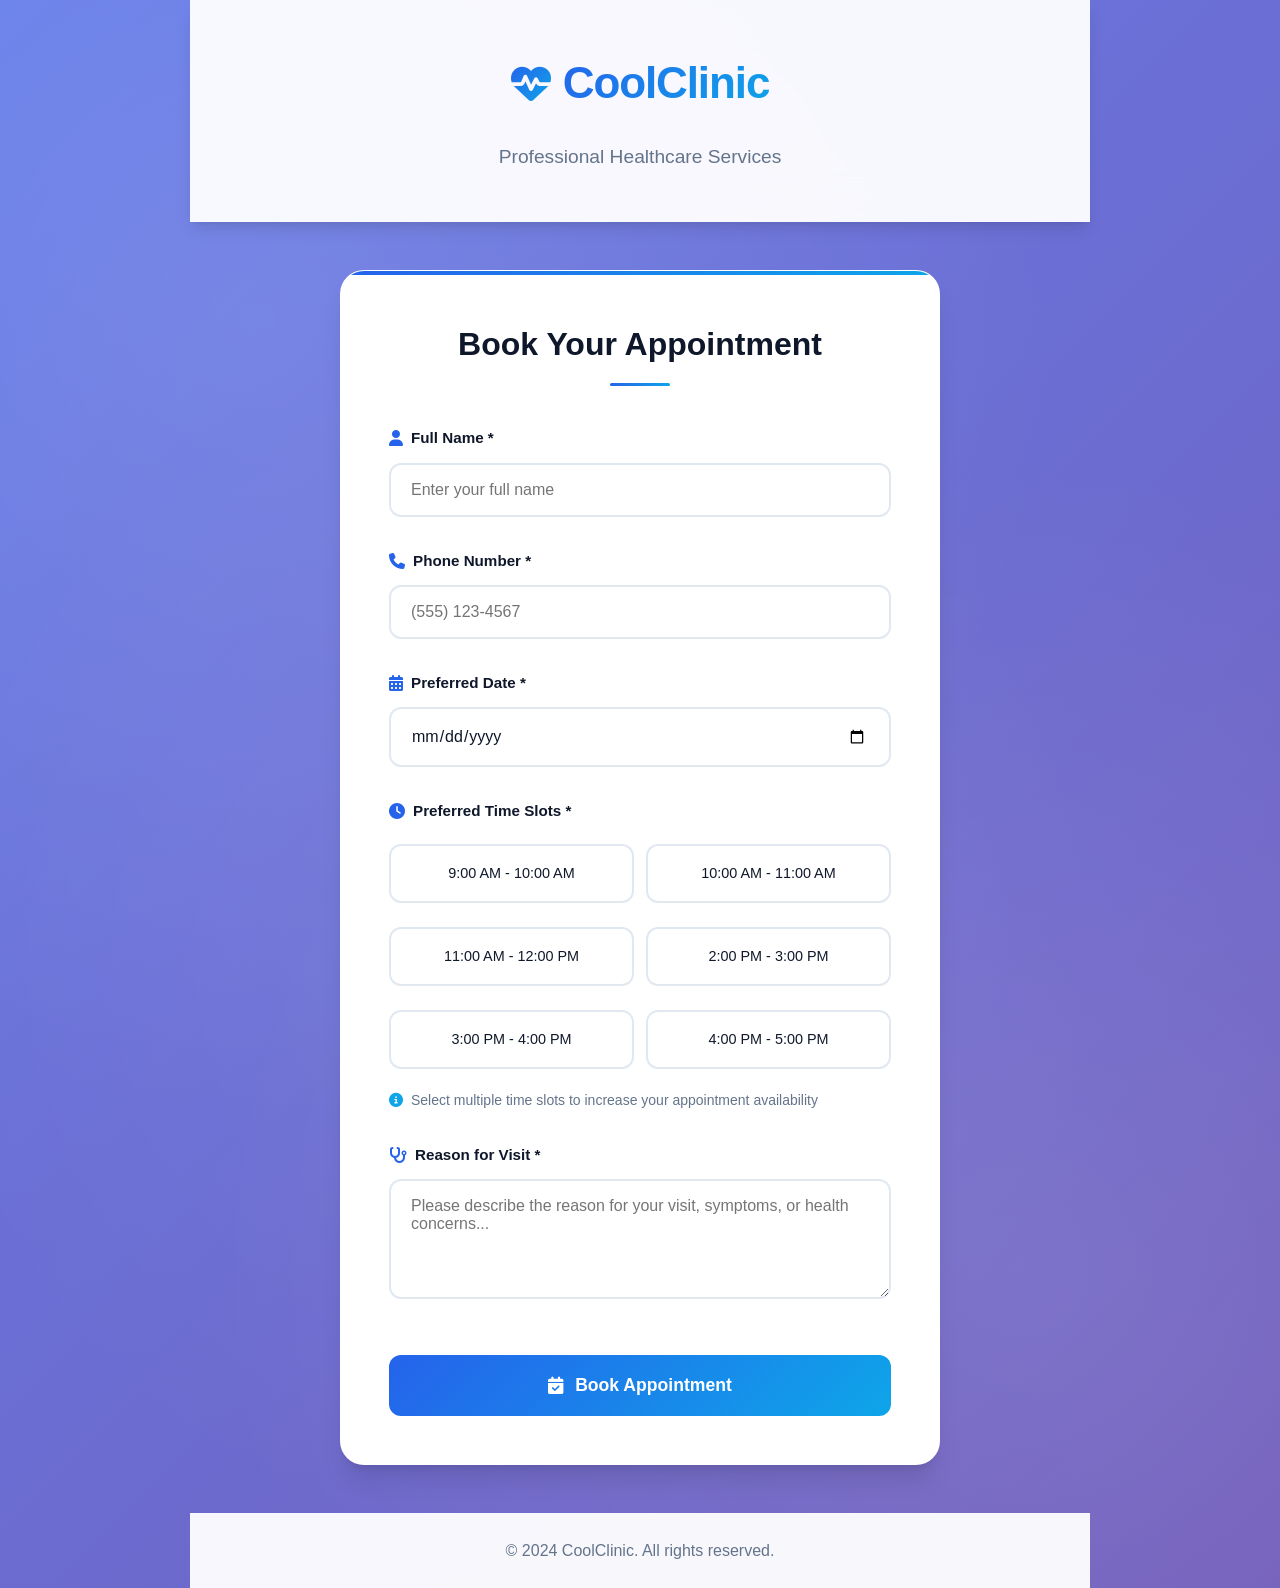
<file: index.html>
<!DOCTYPE html>
<html lang="en">
<head>
    <meta charset="UTF-8">
    <meta name="viewport" content="width=device-width, initial-scale=1.0">
    <title>CoolClinic - Online Appointments</title>
    <link href="https://cdnjs.cloudflare.com/ajax/libs/font-awesome/6.4.0/css/all.min.css" rel="stylesheet">
    <link href="style.css" rel="stylesheet" type="text/css" />
</head>
<body>
    <div class="container">
        <header class="header">
            <div class="logo">
                <i class="fas fa-heartbeat"></i>
                <h1>CoolClinic</h1>
            </div>
            <p>Professional Healthcare Services</p>
        </header>
        <main class="main-content">
            <div class="form-container">
                <h2>Book Your Appointment</h2>
                <form id="appointmentForm" class="appointment-form">
                    <div class="form-group">
                        <label for="name">
                            <i class="fas fa-user"></i>
                            Full Name *
                        </label>
                        <input type="text" id="name" name="name" required placeholder="Enter your full name">
                    </div>
                    <div class="form-group">
                        <label for="phone">
                            <i class="fas fa-phone"></i>
                            Phone Number *
                        </label>
                        <input type="tel" id="phone" name="phone" required placeholder="(555) 123-4567">
                    </div>
                    <div class="form-group">
                        <label for="appointmentDate">
                            <i class="fas fa-calendar-alt"></i>
                            Preferred Date *
                        </label>
                        <input type="date" id="appointmentDate" name="appointmentDate" required>
                    </div>
                    <div class="form-group">
                        <label>
                            <i class="fas fa-clock"></i>
                            Preferred Time Slots *
                        </label>
                        <div class="time-slots-container">
                            <div class="time-slots-grid">
                                <div class="time-slot">
                                    <input type="checkbox" id="slot1" name="timeSlots" value="9:00 AM - 10:00 AM">
                                    <label for="slot1">9:00 AM - 10:00 AM</label>
                                </div>
                                <div class="time-slot">
                                    <input type="checkbox" id="slot2" name="timeSlots" value="10:00 AM - 11:00 AM">
                                    <label for="slot2">10:00 AM - 11:00 AM</label>
                                </div>
                                <div class="time-slot">
                                    <input type="checkbox" id="slot3" name="timeSlots" value="11:00 AM - 12:00 PM">
                                    <label for="slot3">11:00 AM - 12:00 PM</label>
                                </div>
                                <div class="time-slot">
                                    <input type="checkbox" id="slot4" name="timeSlots" value="2:00 PM - 3:00 PM">
                                    <label for="slot4">2:00 PM - 3:00 PM</label>
                                </div>
                                <div class="time-slot">
                                    <input type="checkbox" id="slot5" name="timeSlots" value="3:00 PM - 4:00 PM">
                                    <label for="slot5">3:00 PM - 4:00 PM</label>
                                </div>
                                <div class="time-slot">
                                    <input type="checkbox" id="slot6" name="timeSlots" value="4:00 PM - 5:00 PM">
                                    <label for="slot6">4:00 PM - 5:00 PM</label>
                                </div>
                            </div>
                        </div>
                        <small>
                            <i class="fas fa-info-circle"></i>
                            Select multiple time slots to increase your appointment availability
                        </small>
                    </div>
                    <div class="form-group">
                        <label for="reason">
                            <i class="fas fa-stethoscope"></i>
                            Reason for Visit *
                        </label>
                        <textarea id="reason" name="reason" rows="4" required placeholder="Please describe the reason for your visit, symptoms, or health concerns..."></textarea>
                    </div>
                    <button type="submit" class="submit-btn">
                        <i class="fas fa-calendar-check"></i>
                        Book Appointment
                    </button>
                </form>
                <div id="successMessage" class="success-message" style="display: none;">
                    <i class="fas fa-check-circle"></i>
                    <h3>Appointment Request Submitted!</h3>
                    <p>Thank you for choosing CoolClinic. We will contact you shortly to confirm your appointment.</p>
                </div>
            </div>
        </main>
        <footer class="footer">
            <p>&copy; 2024 CoolClinic. All rights reserved.</p>
        </footer>
    </div>

    <script src="script.js"></script>
</body>
</html>
</file>
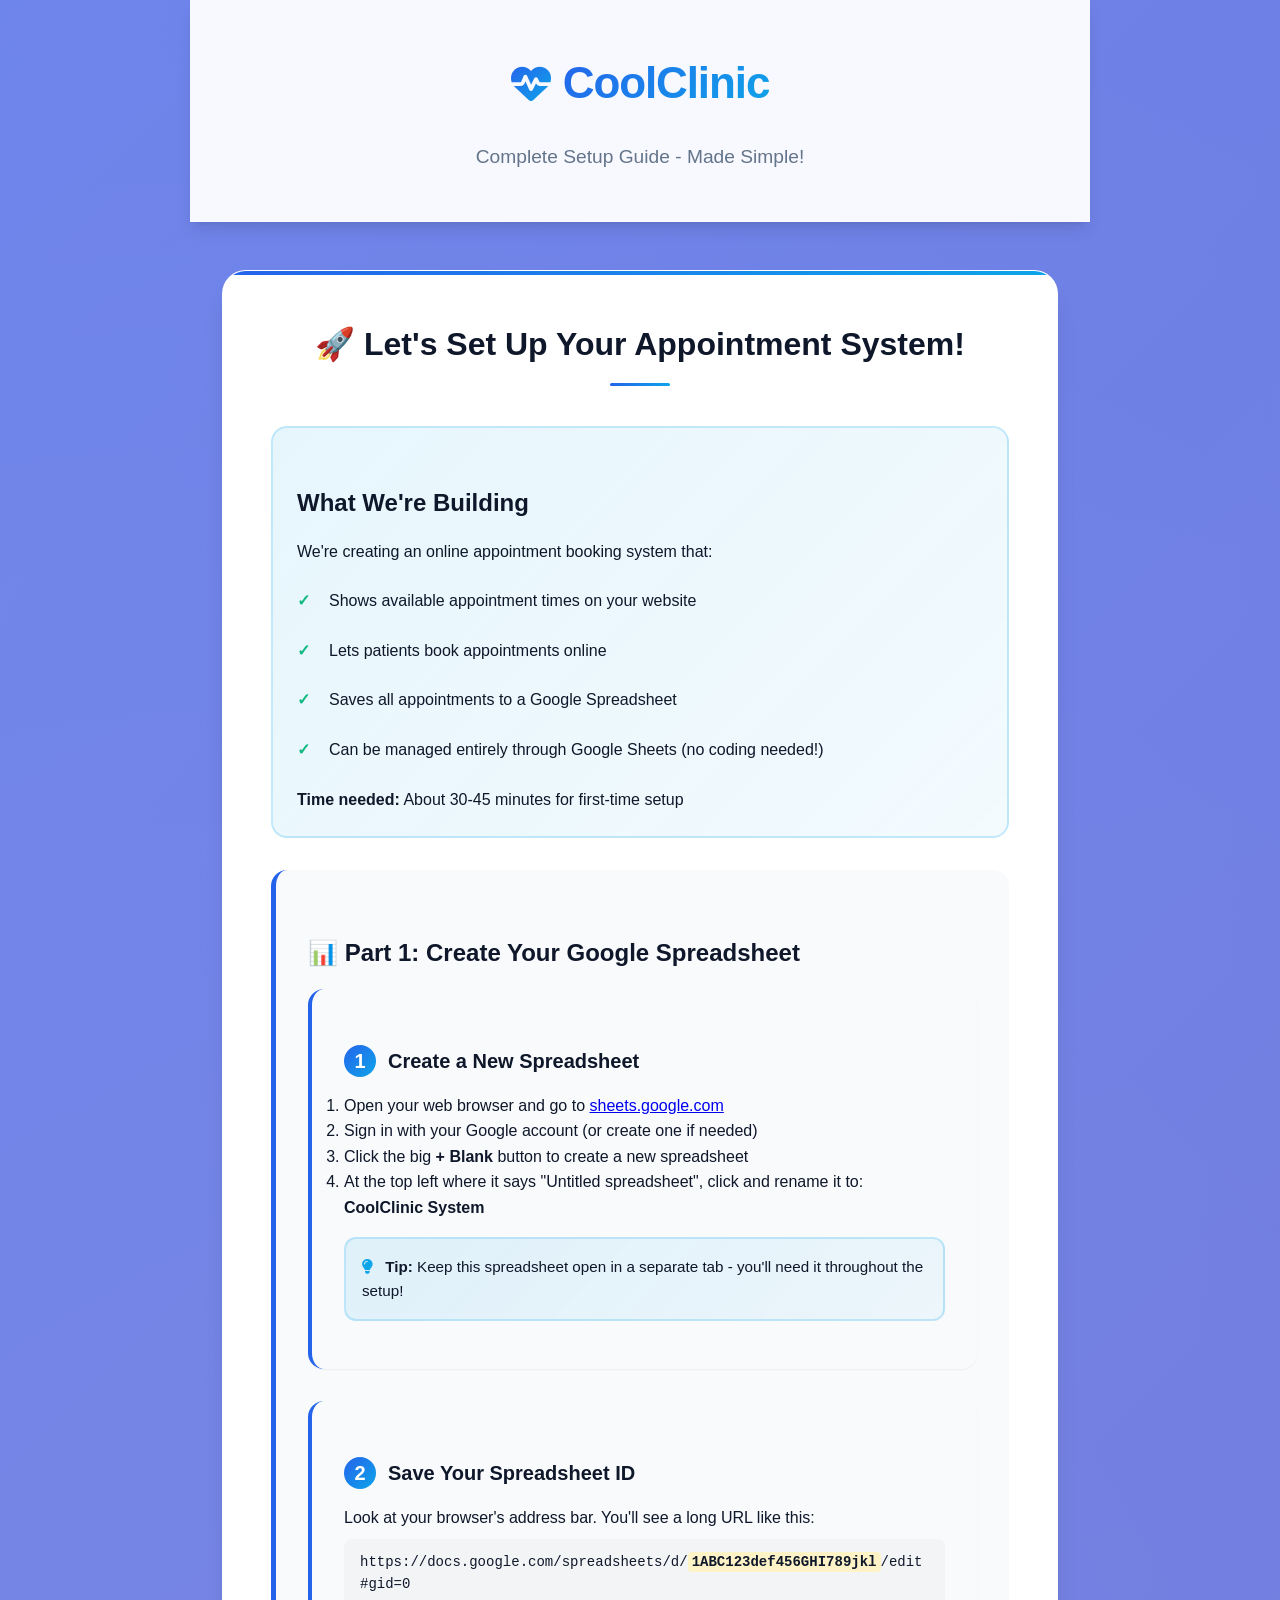
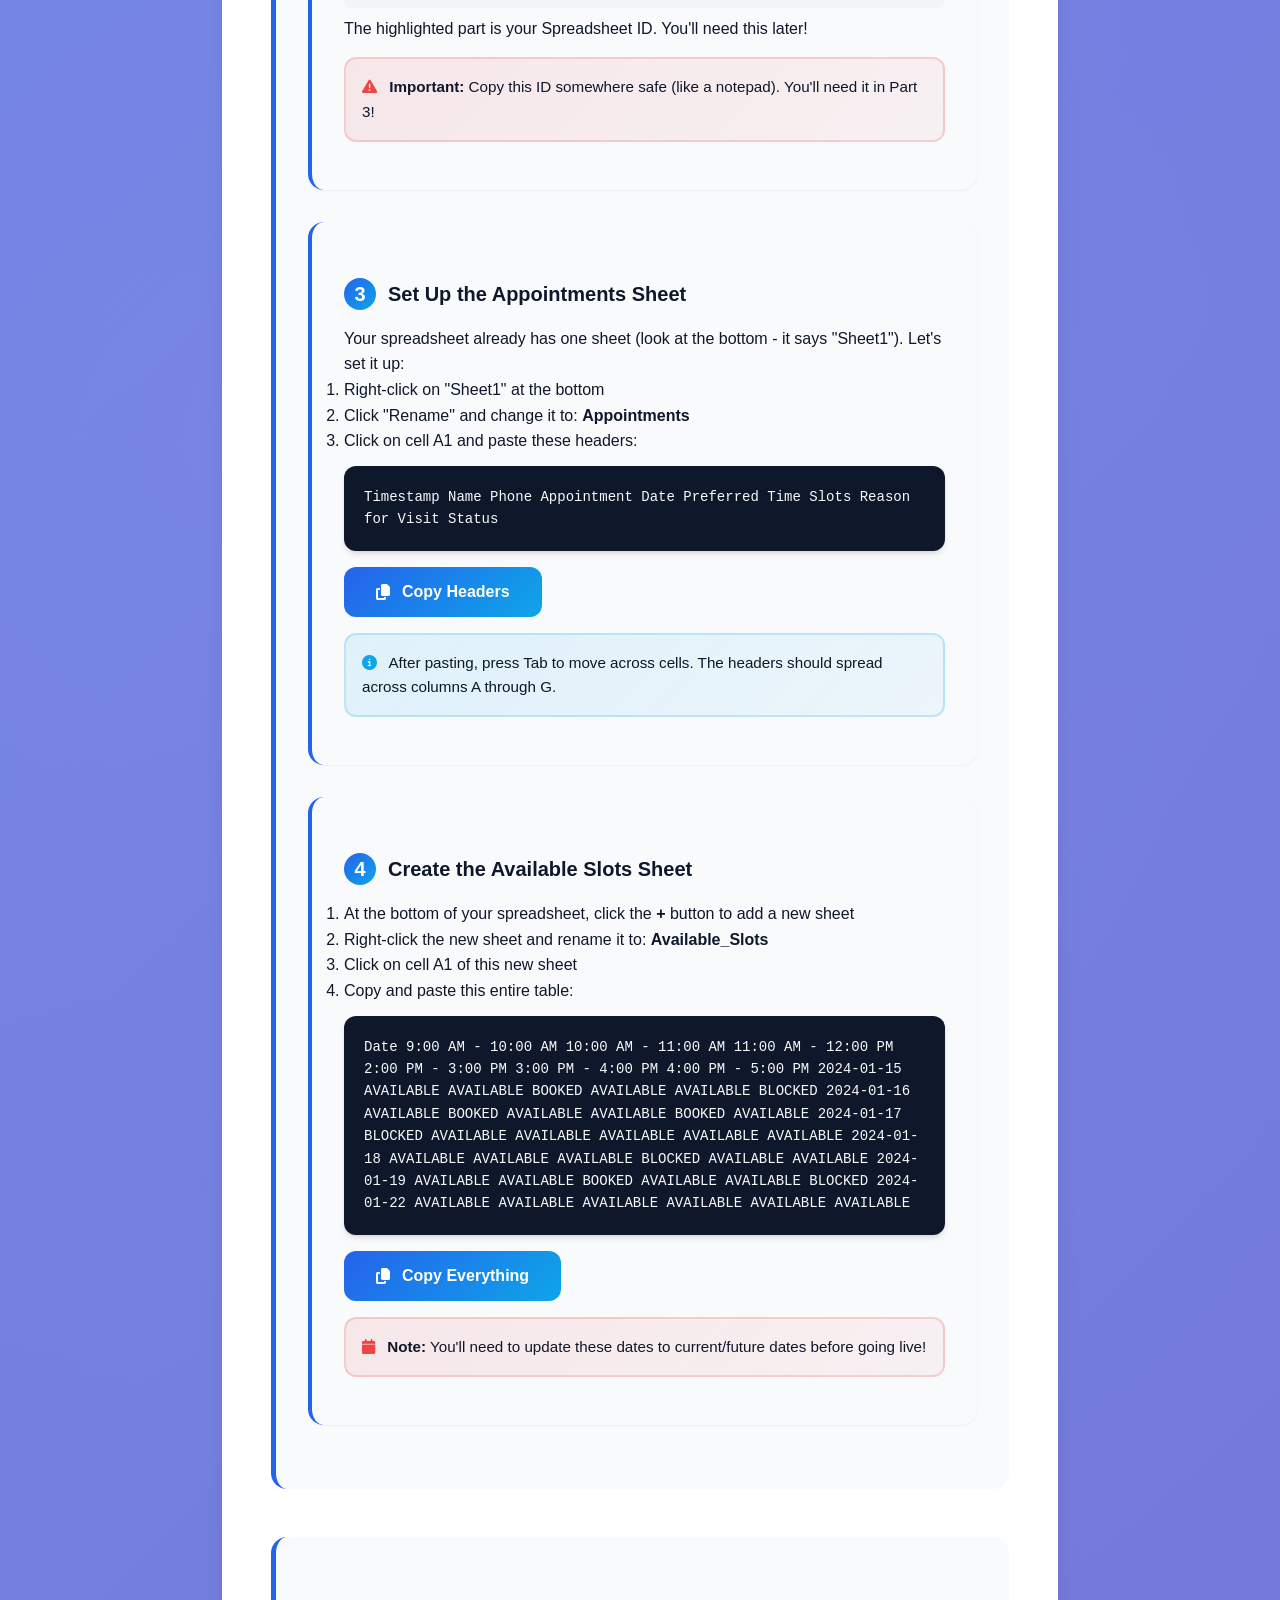
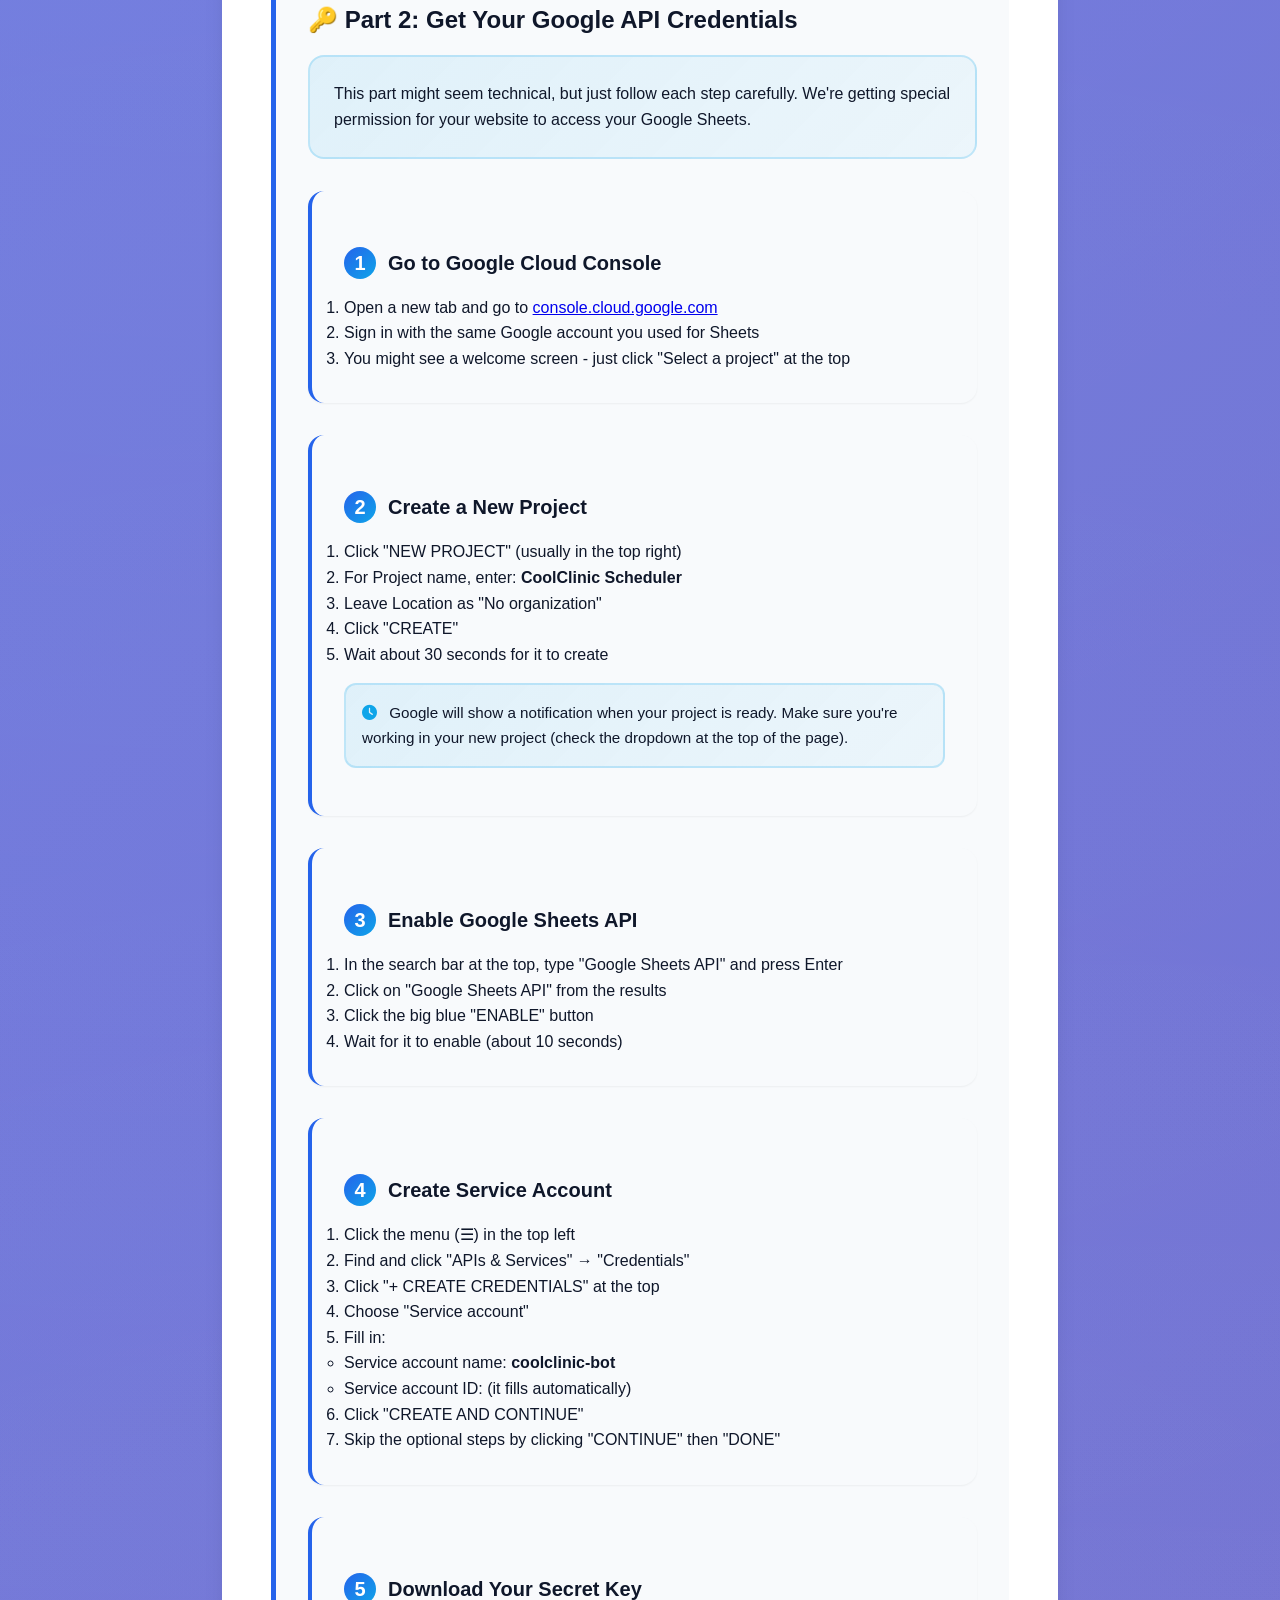
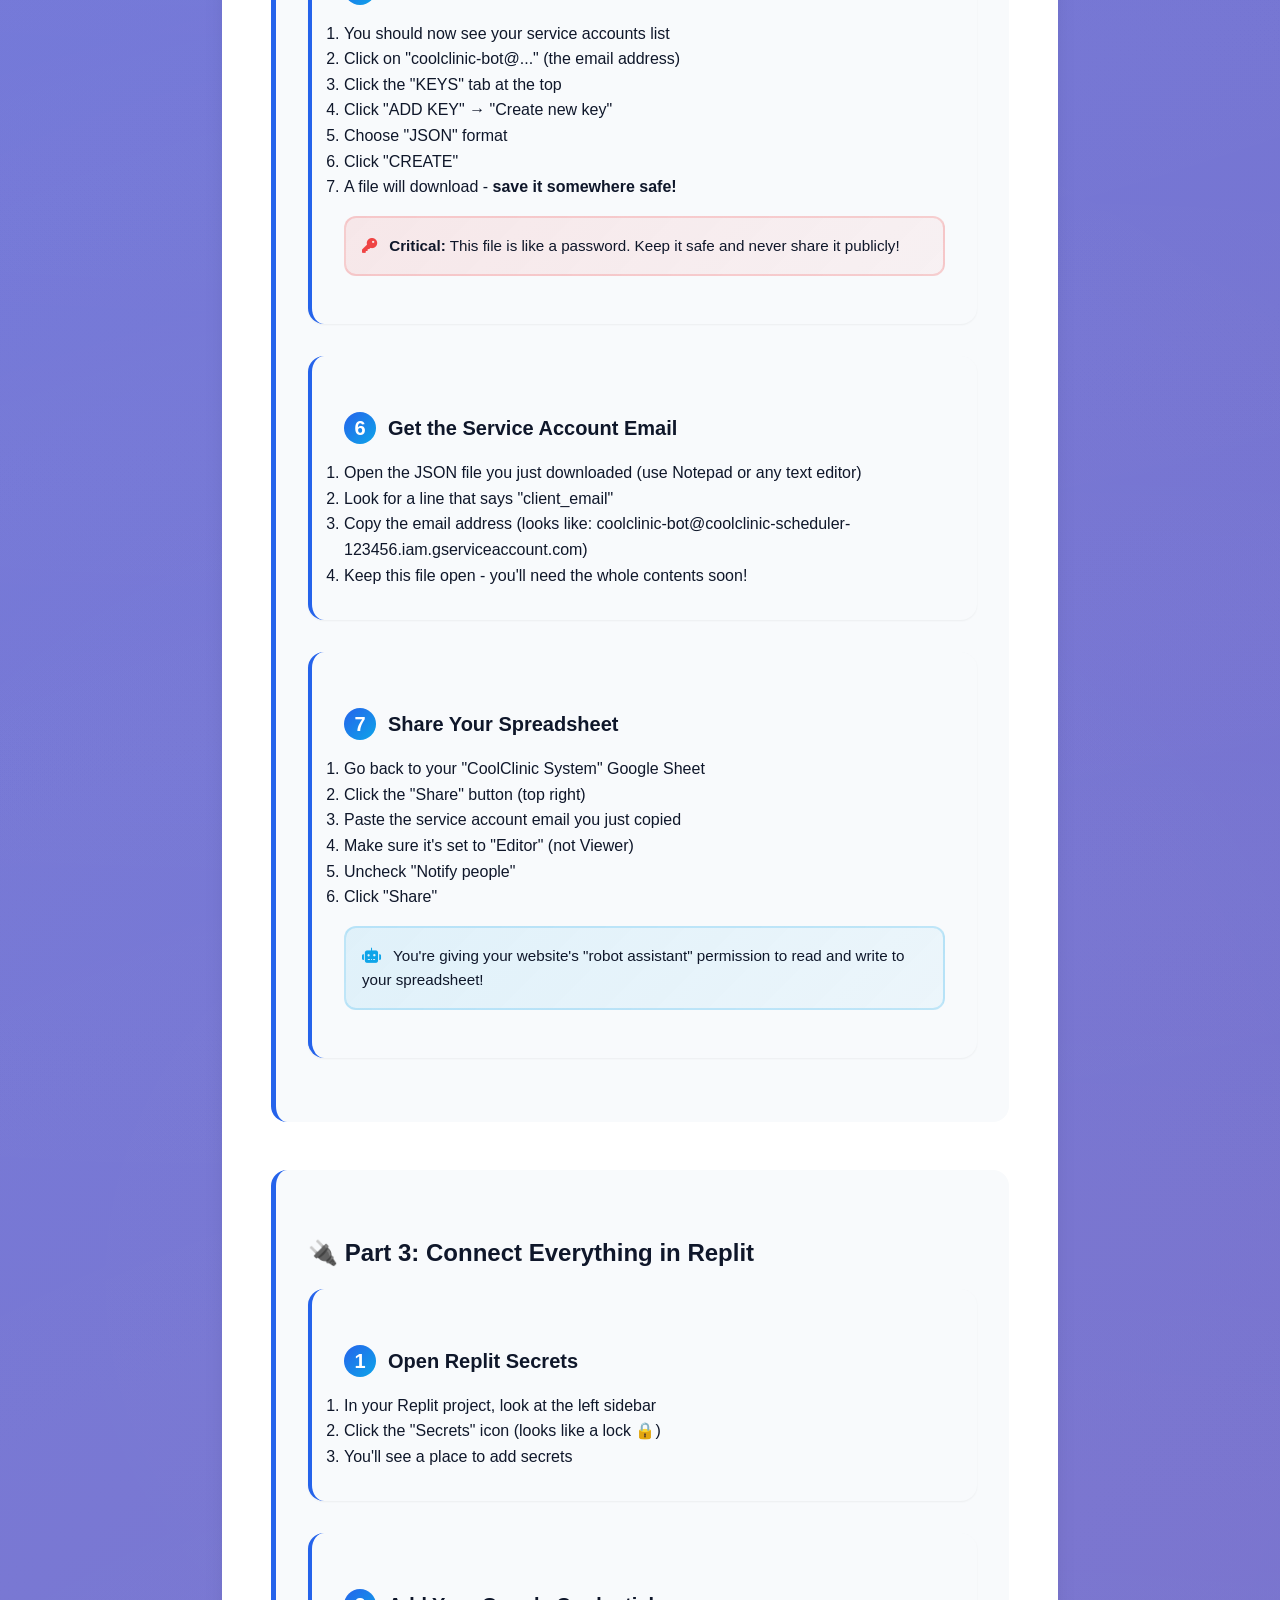
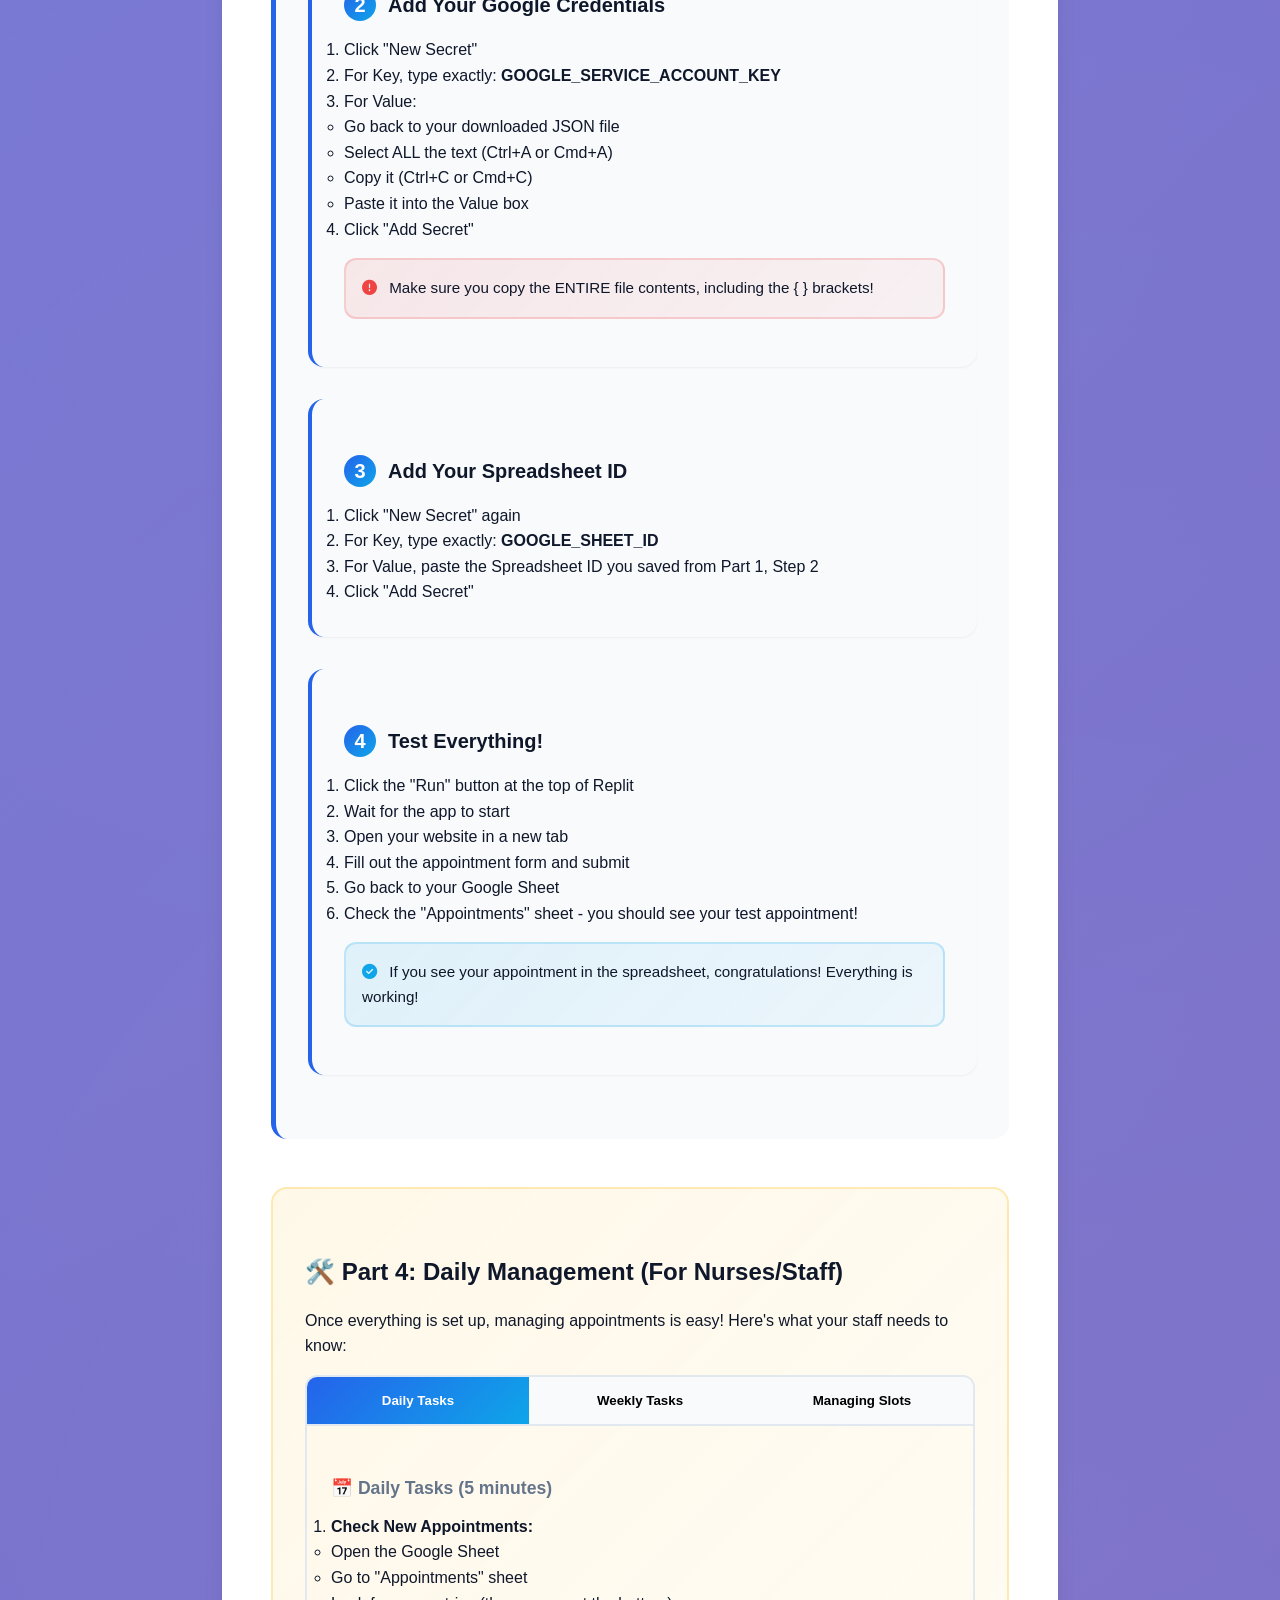
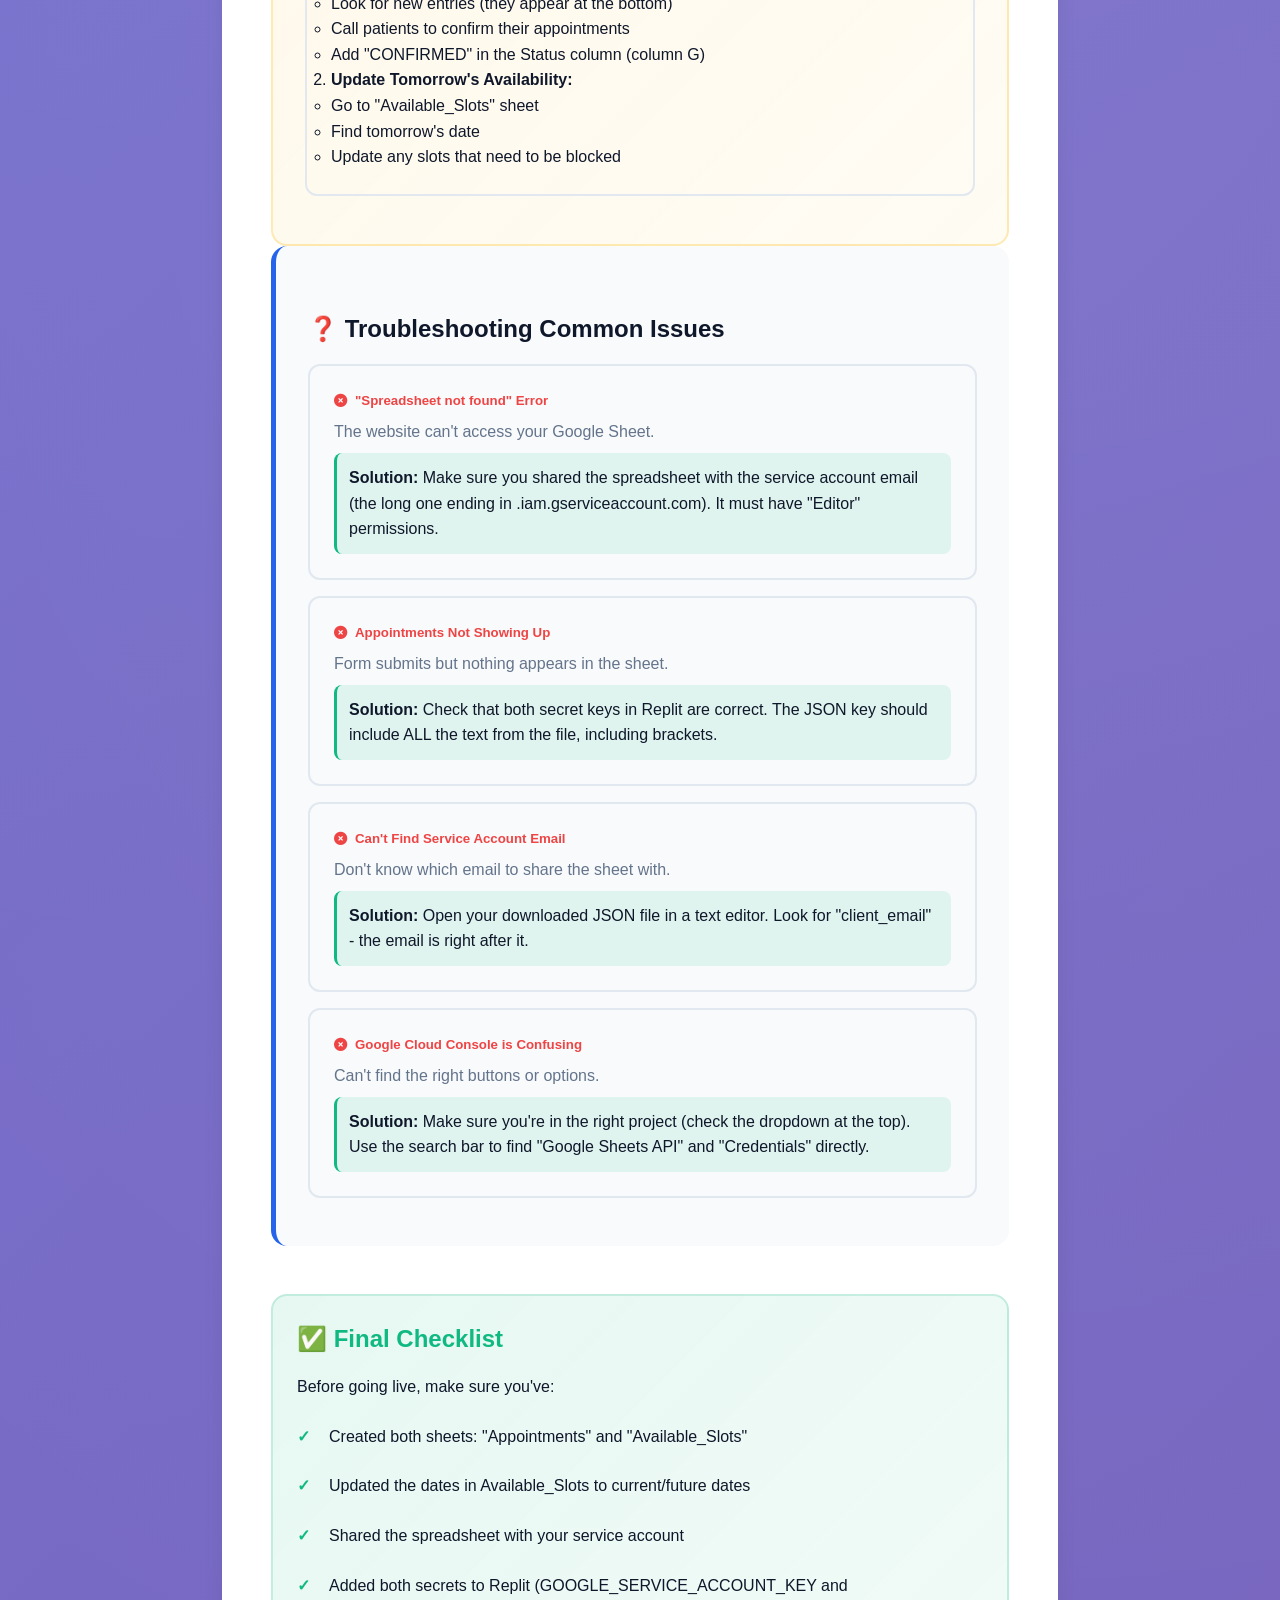
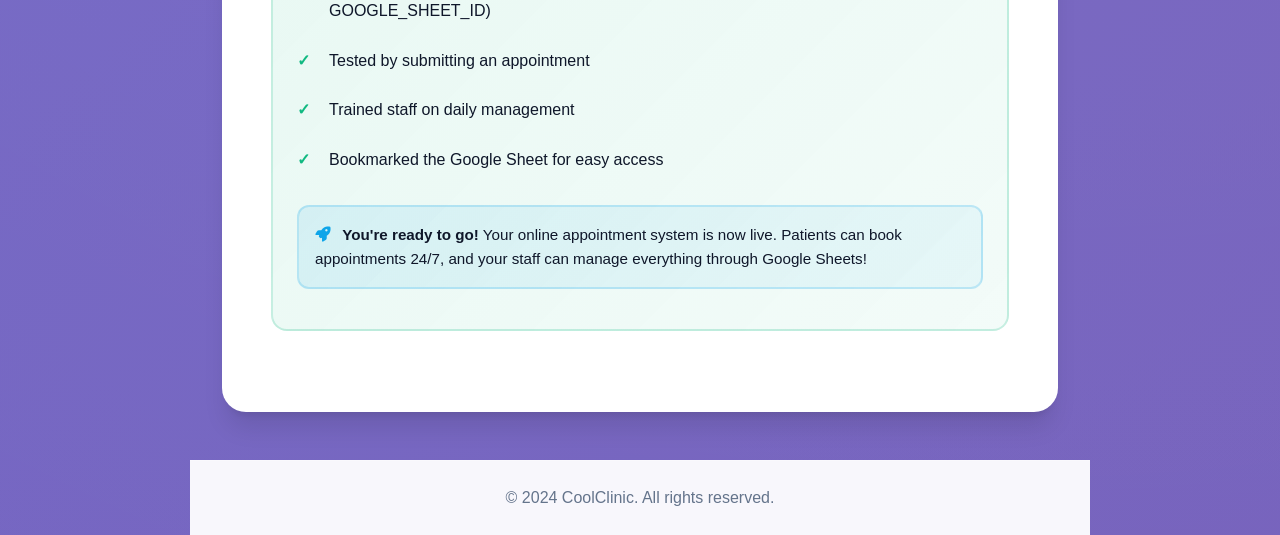
<file: setup.html>
<!DOCTYPE html>
<html lang="en">

<head>
    <meta charset="UTF-8">
    <meta name="viewport" content="width=device-width, initial-scale=1.0">
    <title>CoolClinic - Complete Setup Guide</title>
    <link href="https://cdnjs.cloudflare.com/ajax/libs/font-awesome/6.4.0/css/all.min.css" rel="stylesheet">
    <link href="style.css" rel="stylesheet" type="text/css" />
    <style>
        .step-number {
            display: inline-flex;
            align-items: center;
            justify-content: center;
            width: 32px;
            height: 32px;
            background: linear-gradient(135deg, var(--primary-color), var(--accent-color));
            color: white;
            border-radius: 50%;
            font-weight: 700;
            margin-right: 0.75rem;
            flex-shrink: 0;
        }

        .step-box {
            background: var(--background-primary);
            border-radius: 16px;
            padding: 2rem;
            margin-bottom: 2rem;
            border-left: 4px solid var(--primary-color);
            box-shadow: var(--shadow-sm);
        }

        .step-box h4 {
            display: flex;
            align-items: center;
            color: var(--text-primary);
            font-size: 1.25rem;
            margin-bottom: 1rem;
        }

        .visual-hint {
            background: linear-gradient(135deg, rgba(14, 165, 233, 0.1), rgba(14, 165, 233, 0.05));
            border: 2px solid rgba(14, 165, 233, 0.2);
            border-radius: 12px;
            padding: 1rem;
            margin: 1rem 0;
            font-size: 0.95rem;
        }

        .visual-hint i {
            color: var(--accent-color);
            margin-right: 0.5rem;
        }

        .warning-box {
            background: linear-gradient(135deg, rgba(239, 68, 68, 0.1), rgba(239, 68, 68, 0.05));
            border: 2px solid rgba(239, 68, 68, 0.2);
            border-radius: 12px;
            padding: 1rem;
            margin: 1rem 0;
            font-size: 0.95rem;
        }

        .warning-box i {
            color: #ef4444;
            margin-right: 0.5rem;
        }

        .check-list {
            list-style: none;
            padding: 0;
            margin: 1rem 0;
        }

        .check-list li {
            padding: 0.5rem 0 0.5rem 2rem;
            position: relative;
        }

        .check-list li::before {
            content: "✓";
            position: absolute;
            left: 0;
            color: var(--success-color);
            font-weight: 700;
        }

        .url-example {
            background: #f3f4f6;
            padding: 0.75rem 1rem;
            border-radius: 8px;
            font-family: monospace;
            font-size: 0.875rem;
            word-break: break-all;
            margin: 0.5rem 0;
        }

        .highlight {
            background: #fef3c7;
            padding: 0.125rem 0.25rem;
            border-radius: 4px;
            font-weight: 600;
        }

        .maintenance-section {
            background: linear-gradient(135deg, rgba(251, 191, 36, 0.1), rgba(251, 191, 36, 0.05));
            border: 2px solid rgba(251, 191, 36, 0.3);
            border-radius: 16px;
            padding: 2rem;
            margin-top: 2rem;
        }

        .tab-container {
            border: 2px solid var(--border-color);
            border-radius: 12px;
            overflow: hidden;
            margin: 1rem 0;
        }

        .tab-buttons {
            display: flex;
            background: var(--background-primary);
            border-bottom: 2px solid var(--border-color);
        }

        .tab-button {
            flex: 1;
            padding: 1rem;
            border: none;
            background: none;
            cursor: pointer;
            font-weight: 600;
            transition: all 0.3s;
        }

        .tab-button.active {
            background: linear-gradient(135deg, var(--primary-color), var(--accent-color));
            color: white;
        }

        .tab-content {
            padding: 1.5rem;
            display: none;
        }

        .tab-content.active {
            display: block;
        }

        .troubleshooting-item {
            background: var(--background-primary);
            border-radius: 12px;
            padding: 1.5rem;
            margin-bottom: 1rem;
            border: 2px solid var(--border-color);
        }

        .troubleshooting-item h5 {
            color: #ef4444;
            margin-bottom: 0.5rem;
            display: flex;
            align-items: center;
            gap: 0.5rem;
        }

        .troubleshooting-item p {
            color: var(--text-secondary);
            margin-bottom: 0.5rem;
        }

        .solution {
            background: rgba(16, 185, 129, 0.1);
            padding: 0.75rem;
            border-radius: 8px;
            border-left: 3px solid var(--success-color);
        }
    </style>
</head>

<body>
    <div class="container">
        <header class="header">
            <div class="logo">
                <i class="fas fa-heartbeat"></i>
                <h1>CoolClinic</h1>
            </div>
            <p>Complete Setup Guide - Made Simple!</p>
        </header>

        <main class="main-content">
            <div class="form-container setup-container">
                <h2>🚀 Let's Set Up Your Appointment System!</h2>

                <div class="instructions-box">
                    <h3>What We're Building</h3>
                    <p>We're creating an online appointment booking system that:</p>
                    <ul class="check-list">
                        <li>Shows available appointment times on your website</li>
                        <li>Lets patients book appointments online</li>
                        <li>Saves all appointments to a Google Spreadsheet</li>
                        <li>Can be managed entirely through Google Sheets (no coding needed!)</li>
                    </ul>
                    <p><strong>Time needed:</strong> About 30-45 minutes for first-time setup</p>
                </div>

                <!-- PART 1: GOOGLE SHEETS -->
                <div class="sheet-section">
                    <h3>📊 Part 1: Create Your Google Spreadsheet</h3>

                    <div class="step-box">
                        <h4><span class="step-number">1</span>Create a New Spreadsheet</h4>
                        <ol>
                            <li>Open your web browser and go to <a href="https://sheets.google.com"
                                    target="_blank">sheets.google.com</a></li>
                            <li>Sign in with your Google account (or create one if needed)</li>
                            <li>Click the big <strong>+ Blank</strong> button to create a new spreadsheet</li>
                            <li>At the top left where it says "Untitled spreadsheet", click and rename it to:
                                <strong>CoolClinic System</strong></li>
                        </ol>

                        <div class="visual-hint">
                            <i class="fas fa-lightbulb"></i>
                            <strong>Tip:</strong> Keep this spreadsheet open in a separate tab - you'll need it
                            throughout the setup!
                        </div>
                    </div>

                    <div class="step-box">
                        <h4><span class="step-number">2</span>Save Your Spreadsheet ID</h4>
                        <p>Look at your browser's address bar. You'll see a long URL like this:</p>
                        <div class="url-example">
                            https://docs.google.com/spreadsheets/d/<span
                                class="highlight">1ABC123def456GHI789jkl</span>/edit#gid=0
                        </div>
                        <p>The highlighted part is your Spreadsheet ID. You'll need this later!</p>

                        <div class="warning-box">
                            <i class="fas fa-exclamation-triangle"></i>
                            <strong>Important:</strong> Copy this ID somewhere safe (like a notepad). You'll need it in
                            Part 3!
                        </div>
                    </div>

                    <div class="step-box">
                        <h4><span class="step-number">3</span>Set Up the Appointments Sheet</h4>
                        <p>Your spreadsheet already has one sheet (look at the bottom - it says "Sheet1"). Let's set it
                            up:</p>
                        <ol>
                            <li>Right-click on "Sheet1" at the bottom</li>
                            <li>Click "Rename" and change it to: <strong>Appointments</strong></li>
                            <li>Click on cell A1 and paste these headers:</li>
                        </ol>

                        <div class="code-block" id="appointments-headers-only">Timestamp Name Phone Appointment Date
                            Preferred Time Slots Reason for Visit Status</div>
                        <button class="submit-btn copy-btn" onclick="copyText('appointments-headers-only')">
                            <i class="fas fa-copy"></i>
                            Copy Headers
                        </button>

                        <div class="visual-hint">
                            <i class="fas fa-info-circle"></i>
                            After pasting, press Tab to move across cells. The headers should spread across columns A
                            through G.
                        </div>
                    </div>

                    <div class="step-box">
                        <h4><span class="step-number">4</span>Create the Available Slots Sheet</h4>
                        <ol>
                            <li>At the bottom of your spreadsheet, click the <strong>+</strong> button to add a new
                                sheet</li>
                            <li>Right-click the new sheet and rename it to: <strong>Available_Slots</strong></li>
                            <li>Click on cell A1 of this new sheet</li>
                            <li>Copy and paste this entire table:</li>
                        </ol>

                        <div class="code-block" id="slots-complete">Date 9:00 AM - 10:00 AM 10:00 AM - 11:00 AM 11:00 AM
                            - 12:00 PM 2:00 PM - 3:00 PM 3:00 PM - 4:00 PM 4:00 PM - 5:00 PM
                            2024-01-15 AVAILABLE AVAILABLE BOOKED AVAILABLE AVAILABLE BLOCKED
                            2024-01-16 AVAILABLE BOOKED AVAILABLE AVAILABLE BOOKED AVAILABLE
                            2024-01-17 BLOCKED AVAILABLE AVAILABLE AVAILABLE AVAILABLE AVAILABLE
                            2024-01-18 AVAILABLE AVAILABLE AVAILABLE BLOCKED AVAILABLE AVAILABLE
                            2024-01-19 AVAILABLE AVAILABLE BOOKED AVAILABLE AVAILABLE BLOCKED
                            2024-01-22 AVAILABLE AVAILABLE AVAILABLE AVAILABLE AVAILABLE AVAILABLE</div>
                        <button class="submit-btn copy-btn" onclick="copyText('slots-complete')">
                            <i class="fas fa-copy"></i>
                            Copy Everything
                        </button>

                        <div class="warning-box">
                            <i class="fas fa-calendar"></i>
                            <strong>Note:</strong> You'll need to update these dates to current/future dates before
                            going live!
                        </div>
                    </div>
                </div>

                <!-- PART 2: GOOGLE CLOUD -->
                <div class="sheet-section">
                    <h3>🔑 Part 2: Get Your Google API Credentials</h3>

                    <div class="instructions-box">
                        <p>This part might seem technical, but just follow each step carefully. We're getting special
                            permission for your website to access your Google Sheets.</p>
                    </div>

                    <div class="step-box">
                        <h4><span class="step-number">1</span>Go to Google Cloud Console</h4>
                        <ol>
                            <li>Open a new tab and go to <a href="https://console.cloud.google.com"
                                    target="_blank">console.cloud.google.com</a></li>
                            <li>Sign in with the same Google account you used for Sheets</li>
                            <li>You might see a welcome screen - just click "Select a project" at the top</li>
                        </ol>
                    </div>

                    <div class="step-box">
                        <h4><span class="step-number">2</span>Create a New Project</h4>
                        <ol>
                            <li>Click "NEW PROJECT" (usually in the top right)</li>
                            <li>For Project name, enter: <strong>CoolClinic Scheduler</strong></li>
                            <li>Leave Location as "No organization"</li>
                            <li>Click "CREATE"</li>
                            <li>Wait about 30 seconds for it to create</li>
                        </ol>

                        <div class="visual-hint">
                            <i class="fas fa-clock"></i>
                            Google will show a notification when your project is ready. Make sure you're working in your
                            new project (check the dropdown at the top of the page).
                        </div>
                    </div>

                    <div class="step-box">
                        <h4><span class="step-number">3</span>Enable Google Sheets API</h4>
                        <ol>
                            <li>In the search bar at the top, type "Google Sheets API" and press Enter</li>
                            <li>Click on "Google Sheets API" from the results</li>
                            <li>Click the big blue "ENABLE" button</li>
                            <li>Wait for it to enable (about 10 seconds)</li>
                        </ol>
                    </div>

                    <div class="step-box">
                        <h4><span class="step-number">4</span>Create Service Account</h4>
                        <ol>
                            <li>Click the menu (☰) in the top left</li>
                            <li>Find and click "APIs & Services" → "Credentials"</li>
                            <li>Click "+ CREATE CREDENTIALS" at the top</li>
                            <li>Choose "Service account"</li>
                            <li>Fill in:
                                <ul>
                                    <li>Service account name: <strong>coolclinic-bot</strong></li>
                                    <li>Service account ID: (it fills automatically)</li>
                                </ul>
                            </li>
                            <li>Click "CREATE AND CONTINUE"</li>
                            <li>Skip the optional steps by clicking "CONTINUE" then "DONE"</li>
                        </ol>
                    </div>

                    <div class="step-box">
                        <h4><span class="step-number">5</span>Download Your Secret Key</h4>
                        <ol>
                            <li>You should now see your service accounts list</li>
                            <li>Click on "coolclinic-bot@..." (the email address)</li>
                            <li>Click the "KEYS" tab at the top</li>
                            <li>Click "ADD KEY" → "Create new key"</li>
                            <li>Choose "JSON" format</li>
                            <li>Click "CREATE"</li>
                            <li>A file will download - <strong>save it somewhere safe!</strong></li>
                        </ol>

                        <div class="warning-box">
                            <i class="fas fa-key"></i>
                            <strong>Critical:</strong> This file is like a password. Keep it safe and never share it
                            publicly!
                        </div>
                    </div>

                    <div class="step-box">
                        <h4><span class="step-number">6</span>Get the Service Account Email</h4>
                        <ol>
                            <li>Open the JSON file you just downloaded (use Notepad or any text editor)</li>
                            <li>Look for a line that says "client_email"</li>
                            <li>Copy the email address (looks like:
                                coolclinic-bot@coolclinic-scheduler-123456.iam.gserviceaccount.com)</li>
                            <li>Keep this file open - you'll need the whole contents soon!</li>
                        </ol>
                    </div>

                    <div class="step-box">
                        <h4><span class="step-number">7</span>Share Your Spreadsheet</h4>
                        <ol>
                            <li>Go back to your "CoolClinic System" Google Sheet</li>
                            <li>Click the "Share" button (top right)</li>
                            <li>Paste the service account email you just copied</li>
                            <li>Make sure it's set to "Editor" (not Viewer)</li>
                            <li>Uncheck "Notify people"</li>
                            <li>Click "Share"</li>
                        </ol>

                        <div class="visual-hint">
                            <i class="fas fa-robot"></i>
                            You're giving your website's "robot assistant" permission to read and write to your
                            spreadsheet!
                        </div>
                    </div>
                </div>

                <!-- PART 3: REPLIT -->
                <div class="sheet-section">
                    <h3>🔌 Part 3: Connect Everything in Replit</h3>

                    <div class="step-box">
                        <h4><span class="step-number">1</span>Open Replit Secrets</h4>
                        <ol>
                            <li>In your Replit project, look at the left sidebar</li>
                            <li>Click the "Secrets" icon (looks like a lock 🔒)</li>
                            <li>You'll see a place to add secrets</li>
                        </ol>
                    </div>

                    <div class="step-box">
                        <h4><span class="step-number">2</span>Add Your Google Credentials</h4>
                        <ol>
                            <li>Click "New Secret"</li>
                            <li>For Key, type exactly: <strong>GOOGLE_SERVICE_ACCOUNT_KEY</strong></li>
                            <li>For Value:
                                <ul>
                                    <li>Go back to your downloaded JSON file</li>
                                    <li>Select ALL the text (Ctrl+A or Cmd+A)</li>
                                    <li>Copy it (Ctrl+C or Cmd+C)</li>
                                    <li>Paste it into the Value box</li>
                                </ul>
                            </li>
                            <li>Click "Add Secret"</li>
                        </ol>

                        <div class="warning-box">
                            <i class="fas fa-exclamation-circle"></i>
                            Make sure you copy the ENTIRE file contents, including the { } brackets!
                        </div>
                    </div>

                    <div class="step-box">
                        <h4><span class="step-number">3</span>Add Your Spreadsheet ID</h4>
                        <ol>
                            <li>Click "New Secret" again</li>
                            <li>For Key, type exactly: <strong>GOOGLE_SHEET_ID</strong></li>
                            <li>For Value, paste the Spreadsheet ID you saved from Part 1, Step 2</li>
                            <li>Click "Add Secret"</li>
                        </ol>
                    </div>

                    <div class="step-box">
                        <h4><span class="step-number">4</span>Test Everything!</h4>
                        <ol>
                            <li>Click the "Run" button at the top of Replit</li>
                            <li>Wait for the app to start</li>
                            <li>Open your website in a new tab</li>
                            <li>Fill out the appointment form and submit</li>
                            <li>Go back to your Google Sheet</li>
                            <li>Check the "Appointments" sheet - you should see your test appointment!</li>
                        </ol>

                        <div class="visual-hint">
                            <i class="fas fa-check-circle"></i>
                            If you see your appointment in the spreadsheet, congratulations! Everything is working!
                        </div>
                    </div>
                </div>

                <!-- MAINTENANCE SECTION -->
                <div class="maintenance-section">
                    <h3>🛠️ Part 4: Daily Management (For Nurses/Staff)</h3>

                    <p>Once everything is set up, managing appointments is easy! Here's what your staff needs to know:
                    </p>

                    <div class="tab-container">
                        <div class="tab-buttons">
                            <button class="tab-button active" onclick="showTab('daily')">Daily Tasks</button>
                            <button class="tab-button" onclick="showTab('weekly')">Weekly Tasks</button>
                            <button class="tab-button" onclick="showTab('managing')">Managing Slots</button>
                        </div>

                        <div id="daily" class="tab-content active">
                            <h4>📅 Daily Tasks (5 minutes)</h4>
                            <ol>
                                <li><strong>Check New Appointments:</strong>
                                    <ul>
                                        <li>Open the Google Sheet</li>
                                        <li>Go to "Appointments" sheet</li>
                                        <li>Look for new entries (they appear at the bottom)</li>
                                        <li>Call patients to confirm their appointments</li>
                                        <li>Add "CONFIRMED" in the Status column (column G)</li>
                                    </ul>
                                </li>
                                <li><strong>Update Tomorrow's Availability:</strong>
                                    <ul>
                                        <li>Go to "Available_Slots" sheet</li>
                                        <li>Find tomorrow's date</li>
                                        <li>Update any slots that need to be blocked</li>
                                    </ul>
                                </li>
                            </ol>
                        </div>

                        <div id="weekly" class="tab-content">
                            <h4>📋 Weekly Tasks (20 minutes)</h4>
                            <ol>
                                <li><strong>Add Next Week's Dates:</strong>
                                    <ul>
                                        <li>Go to "Available_Slots" sheet</li>
                                        <li>Add 5-7 new rows at the bottom</li>
                                        <li>Enter next week's dates (format: YYYY-MM-DD)</li>
                                        <li>Set all slots to "AVAILABLE" initially</li>
                                        <li>Block any known unavailable times</li>
                                    </ul>
                                </li>
                                <li><strong>Archive Old Appointments:</strong>
                                    <ul>
                                        <li>In "Appointments" sheet, sort by date</li>
                                        <li>Copy appointments older than 1 month</li>
                                        <li>Paste them in a separate "Archive" spreadsheet</li>
                                        <li>Delete the old rows to keep sheet fast</li>
                                    </ul>
                                </li>
                                <li><strong>Review Patterns:</strong>
                                    <ul>
                                        <li>Look for popular time slots</li>
                                        <li>Consider adding more availability during busy times</li>
                                    </ul>
                                </li>
                            </ol>
                        </div>

                        <div id="managing" class="tab-content">
                            <h4>🕐 Managing Time Slots</h4>
                            <p><strong>Slot Status Options:</strong></p>
                            <ul>
                                <li><span class="status-badge status-available">AVAILABLE</span> - Patients can book
                                    this slot</li>
                                <li><span class="status-badge status-booked">BOOKED</span> - Already taken by a patient
                                </li>
                                <li><span class="status-badge status-blocked">BLOCKED</span> - Not available (lunch,
                                    meetings, etc.)</li>
                            </ul>

                            <p><strong>Common Scenarios:</strong></p>
                            <ul>
                                <li><strong>Doctor calls in sick:</strong> Change all their slots to "BLOCKED"</li>
                                <li><strong>Patient cancels:</strong> Change slot back to "AVAILABLE"</li>
                                <li><strong>Double booking:</strong> Call patients to reschedule, update sheet</li>
                                <li><strong>Add extra hours:</strong> Add new time columns or extend dates</li>
                            </ul>

                            <p><strong>Pro Tips:</strong></p>
                            <ul>
                                <li>Use conditional formatting to color-code statuses</li>
                                <li>Add notes in column H for special cases</li>
                                <li>Keep a "Waiting List" sheet for popular times</li>
                            </ul>
                        </div>
                    </div>
                </div>

                <!-- TROUBLESHOOTING -->
                <div class="sheet-section">
                    <h3>❓ Troubleshooting Common Issues</h3>

                    <div class="troubleshooting-item">
                        <h5><i class="fas fa-times-circle"></i> "Spreadsheet not found" Error</h5>
                        <p>The website can't access your Google Sheet.</p>
                        <div class="solution">
                            <strong>Solution:</strong> Make sure you shared the spreadsheet with the service account
                            email (the long one ending in .iam.gserviceaccount.com). It must have "Editor" permissions.
                        </div>
                    </div>

                    <div class="troubleshooting-item">
                        <h5><i class="fas fa-times-circle"></i> Appointments Not Showing Up</h5>
                        <p>Form submits but nothing appears in the sheet.</p>
                        <div class="solution">
                            <strong>Solution:</strong> Check that both secret keys in Replit are correct. The JSON key
                            should include ALL the text from the file, including brackets.
                        </div>
                    </div>

                    <div class="troubleshooting-item">
                        <h5><i class="fas fa-times-circle"></i> Can't Find Service Account Email</h5>
                        <p>Don't know which email to share the sheet with.</p>
                        <div class="solution">
                            <strong>Solution:</strong> Open your downloaded JSON file in a text editor. Look for
                            "client_email" - the email is right after it.
                        </div>
                    </div>

                    <div class="troubleshooting-item">
                        <h5><i class="fas fa-times-circle"></i> Google Cloud Console is Confusing</h5>
                        <p>Can't find the right buttons or options.</p>
                        <div class="solution">
                            <strong>Solution:</strong> Make sure you're in the right project (check the dropdown at the
                            top). Use the search bar to find "Google Sheets API" and "Credentials" directly.
                        </div>
                    </div>
                </div>

                <!-- FINAL CHECKLIST -->
                <div class="instructions-box next-steps">
                    <h3>✅ Final Checklist</h3>
                    <p>Before going live, make sure you've:</p>
                    <ul class="check-list">
                        <li>Created both sheets: "Appointments" and "Available_Slots"</li>
                        <li>Updated the dates in Available_Slots to current/future dates</li>
                        <li>Shared the spreadsheet with your service account</li>
                        <li>Added both secrets to Replit (GOOGLE_SERVICE_ACCOUNT_KEY and GOOGLE_SHEET_ID)</li>
                        <li>Tested by submitting an appointment</li>
                        <li>Trained staff on daily management</li>
                        <li>Bookmarked the Google Sheet for easy access</li>
                    </ul>

                    <div class="visual-hint" style="margin-top: 1.5rem;">
                        <i class="fas fa-rocket"></i>
                        <strong>You're ready to go!</strong> Your online appointment system is now live. Patients can
                        book appointments 24/7, and your staff can manage everything through Google Sheets!
                    </div>
                </div>
            </div>
        </main>

        <footer class="footer">
            <p>&copy; 2024 CoolClinic. All rights reserved.</p>
        </footer>
    </div>

    <script>
        function copyText(elementId) {
            const element = document.getElementById(elementId);
            const text = element.textContent;

            navigator.clipboard.writeText(text).then(function () {
                const btn = event.target.closest('.copy-btn');
                const originalHTML = btn.innerHTML;
                btn.innerHTML = '<i class="fas fa-check"></i> Copied!';
                btn.style.background = 'linear-gradient(135deg, #10b981, #34d399)';

                setTimeout(() => {
                    btn.innerHTML = originalHTML;
                    btn.style.background = '';
                }, 2000);
            }).catch(function (err) {
                console.error('Could not copy text: ', err);
                alert('Copy failed. Please select and copy manually.');
            });
        }

        function showTab(tabName) {
            // Hide all tabs
            document.querySelectorAll('.tab-content').forEach(tab => {
                tab.classList.remove('active');
            });
            document.querySelectorAll('.tab-button').forEach(btn => {
                btn.classList.remove('active');
            });

            // Show selected tab
            document.getElementById(tabName).classList.add('active');
            event.target.classList.add('active');
        }
    </script>
</body>

</html>
</file>
<file: style.css>
* {
    margin: 0;
    padding: 0;
    box-sizing: border-box;
}

:root {
    --primary-color: #2563eb;
    --primary-dark: #1d4ed8;
    --secondary-color: #64748b;
    --accent-color: #0ea5e9;
    --success-color: #10b981;
    --background-primary: #f8fafc;
    --background-secondary: #ffffff;
    --text-primary: #0f172a;
    --text-secondary: #64748b;
    --border-color: #e2e8f0;
    --border-focus: #3b82f6;
    --shadow-sm: 0 1px 2px 0 rgb(0 0 0 / 0.05);
    --shadow-md: 0 4px 6px -1px rgb(0 0 0 / 0.1), 0 2px 4px -2px rgb(0 0 0 / 0.1);
    --shadow-lg: 0 10px 15px -3px rgb(0 0 0 / 0.1), 0 4px 6px -4px rgb(0 0 0 / 0.1);
    --shadow-xl: 0 20px 25px -5px rgb(0 0 0 / 0.1), 0 8px 10px -6px rgb(0 0 0 / 0.1);
}

body {
    font-family: 'Inter', -apple-system, BlinkMacSystemFont, 'Segoe UI', 'Roboto', sans-serif;
    line-height: 1.6;
    color: var(--text-primary);
    background: linear-gradient(135deg, #667eea 0%, #764ba2 50%, #667eea 100%);
    background-size: 300% 300%;
    animation: gradientShift 15s ease infinite;
    min-height: 100vh;
    position: relative;
    overflow-x: hidden;
}

@keyframes gradientShift {
    0% {
        background-position: 0% 50%;
    }

    50% {
        background-position: 100% 50%;
    }

    100% {
        background-position: 0% 50%;
    }
}

body::before {
    content: '';
    position: absolute;
    top: 0;
    left: 0;
    right: 0;
    bottom: 0;
    background:
        radial-gradient(circle at 20% 20%, rgba(255, 255, 255, 0.1) 0%, transparent 50%),
        radial-gradient(circle at 80% 80%, rgba(255, 255, 255, 0.1) 0%, transparent 50%),
        radial-gradient(circle at 40% 60%, rgba(255, 255, 255, 0.05) 0%, transparent 50%);
    pointer-events: none;
}

.container {
    max-width: 900px;
    margin: 0 auto;
    min-height: 100vh;
    display: flex;
    flex-direction: column;
    position: relative;
    z-index: 1;
}

.header {
    background: rgba(255, 255, 255, 0.95);
    backdrop-filter: blur(20px);
    padding: 3rem 2rem;
    text-align: center;
    box-shadow: var(--shadow-lg);
    border-bottom: 1px solid rgba(255, 255, 255, 0.2);
    animation: slideInDown 0.8s ease-out;
}

@keyframes slideInDown {
    from {
        opacity: 0;
        transform: translateY(-30px);
    }

    to {
        opacity: 1;
        transform: translateY(0);
    }
}

.header .logo {
    display: inline-flex;
    align-items: center;
    gap: 0.75rem;
    margin-bottom: 1rem;
}

.header .logo i {
    font-size: 2.5rem;
    color: var(--primary-color);
    background: linear-gradient(135deg, var(--primary-color), var(--accent-color));
    -webkit-background-clip: text;
    -webkit-text-fill-color: transparent;
    background-clip: text;
}

.header h1 {
    font-size: 2.75rem;
    font-weight: 700;
    background: linear-gradient(135deg, var(--primary-color), var(--accent-color));
    -webkit-background-clip: text;
    -webkit-text-fill-color: transparent;
    background-clip: text;
    margin: 0;
    letter-spacing: -0.025em;
}

.header p {
    font-size: 1.2rem;
    color: var(--text-secondary);
    font-weight: 500;
    margin-top: 0.5rem;
}

.main-content {
    flex: 1;
    padding: 3rem 2rem;
    display: flex;
    align-items: center;
    justify-content: center;
}

.form-container {
    background: var(--background-secondary);
    padding: 3rem;
    border-radius: 24px;
    box-shadow: var(--shadow-xl);
    width: 100%;
    max-width: 600px;
    border: 1px solid rgba(255, 255, 255, 0.2);
    backdrop-filter: blur(20px);
    animation: slideInUp 0.8s ease-out 0.2s both;
    position: relative;
    overflow: hidden;
}

/* Setup page specific styles */
.setup-container {
    max-width: 1000px;
}

.form-container::before {
    content: '';
    position: absolute;
    top: 0;
    left: 0;
    right: 0;
    height: 4px;
    background: linear-gradient(90deg, var(--primary-color), var(--accent-color), var(--primary-color));
    background-size: 200% 100%;
    animation: shimmer 3s ease-in-out infinite;
}

@keyframes shimmer {
    0% {
        background-position: -200% 0;
    }

    100% {
        background-position: 200% 0;
    }
}

@keyframes slideInUp {
    from {
        opacity: 0;
        transform: translateY(30px);
    }

    to {
        opacity: 1;
        transform: translateY(0);
    }
}

.form-container h2 {
    text-align: center;
    margin-bottom: 2.5rem;
    color: var(--text-primary);
    font-size: 2rem;
    font-weight: 700;
    position: relative;
    padding-bottom: 1rem;
}

.form-container h2::after {
    content: '';
    position: absolute;
    bottom: 0;
    left: 50%;
    transform: translateX(-50%);
    width: 60px;
    height: 3px;
    background: linear-gradient(90deg, var(--primary-color), var(--accent-color));
    border-radius: 2px;
}

.form-container h3 {
    color: var(--text-primary);
    font-size: 1.5rem;
    font-weight: 600;
    margin: 2rem 0 1rem 0;
    display: flex;
    align-items: center;
    gap: 0.5rem;
}

.form-container h4 {
    color: var(--text-secondary);
    font-size: 1.1rem;
    font-weight: 600;
    margin: 1.5rem 0 0.75rem 0;
}

.appointment-form {
    display: flex;
    flex-direction: column;
    gap: 2rem;
}

.form-group {
    display: flex;
    flex-direction: column;
    position: relative;
}

.form-group label {
    font-weight: 600;
    margin-bottom: 0.75rem;
    color: var(--text-primary);
    font-size: 0.95rem;
    display: flex;
    align-items: center;
    gap: 0.5rem;
}

.form-group label i {
    color: var(--primary-color);
    font-size: 1rem;
}

.form-group input,
.form-group select,
.form-group textarea {
    padding: 1rem 1.25rem;
    border: 2px solid var(--border-color);
    border-radius: 12px;
    font-size: 1rem;
    font-family: inherit;
    transition: all 0.3s cubic-bezier(0.4, 0, 0.2, 1);
    background: var(--background-secondary);
    position: relative;
}

.form-group input[type="date"] {
    color: var(--text-primary);
    cursor: pointer;
}

.form-group input[type="date"]::-webkit-calendar-picker-indicator {
    color: var(--primary-color);
    cursor: pointer;
    padding: 0.25rem;
    border-radius: 4px;
    transition: background-color 0.2s ease;
}

.form-group input[type="date"]::-webkit-calendar-picker-indicator:hover {
    background-color: rgba(37, 99, 235, 0.1);
}

.form-group input:focus,
.form-group select:focus,
.form-group textarea:focus {
    outline: none;
    border-color: var(--border-focus);
    box-shadow: 0 0 0 4px rgba(59, 130, 246, 0.1);
    transform: translateY(-1px);
}

.form-group input:hover,
.form-group select:hover,
.form-group textarea:hover {
    border-color: var(--secondary-color);
}

.time-slots-container {
    position: relative;
}

.time-slots-grid {
    display: grid;
    grid-template-columns: repeat(auto-fit, minmax(180px, 1fr));
    gap: 0.75rem;
    margin-top: 0.5rem;
}

.time-slot {
    position: relative;
}

.time-slot input[type="checkbox"] {
    position: absolute;
    opacity: 0;
    pointer-events: none;
}

.time-slot label {
    display: flex;
    align-items: center;
    justify-content: center;
    padding: 1rem;
    border: 2px solid var(--border-color);
    border-radius: 12px;
    background: var(--background-secondary);
    cursor: pointer;
    transition: all 0.3s cubic-bezier(0.4, 0, 0.2, 1);
    font-weight: 500;
    font-size: 0.9rem;
    text-align: center;
    position: relative;
    overflow: hidden;
}

.time-slot label::before {
    content: '';
    position: absolute;
    top: 0;
    left: -100%;
    width: 100%;
    height: 100%;
    background: linear-gradient(90deg, transparent, rgba(59, 130, 246, 0.1), transparent);
    transition: left 0.5s;
}

.time-slot input[type="checkbox"]:checked+label {
    border-color: var(--primary-color);
    background: linear-gradient(135deg, var(--primary-color), var(--accent-color));
    color: white;
    transform: translateY(-2px);
    box-shadow: var(--shadow-md);
}

.time-slot input[type="checkbox"]:checked+label::before {
    left: 100%;
}

.time-slot label:hover {
    border-color: var(--primary-color);
    transform: translateY(-1px);
    box-shadow: var(--shadow-sm);
}

.form-group select[multiple] {
    display: none;
}

.form-group small {
    margin-top: 0.5rem;
    color: var(--text-secondary);
    font-size: 0.875rem;
    display: flex;
    align-items: center;
    gap: 0.5rem;
}

.form-group small i {
    color: var(--accent-color);
}

.form-group textarea {
    resize: vertical;
    min-height: 120px;
    font-family: inherit;
}

.submit-btn {
    background: linear-gradient(135deg, var(--primary-color), var(--accent-color));
    color: white;
    padding: 1.25rem 2.5rem;
    border: none;
    border-radius: 12px;
    font-size: 1.1rem;
    font-weight: 600;
    cursor: pointer;
    transition: all 0.3s cubic-bezier(0.4, 0, 0.2, 1);
    margin-top: 1.5rem;
    position: relative;
    overflow: hidden;
    display: flex;
    align-items: center;
    justify-content: center;
    gap: 0.75rem;
}

.submit-btn::before {
    content: '';
    position: absolute;
    top: 0;
    left: -100%;
    width: 100%;
    height: 100%;
    background: linear-gradient(90deg, transparent, rgba(255, 255, 255, 0.2), transparent);
    transition: left 0.5s;
}

.submit-btn:hover {
    transform: translateY(-3px);
    box-shadow: 0 12px 24px rgba(37, 99, 235, 0.3);
}

.submit-btn:hover::before {
    left: 100%;
}

.submit-btn:active {
    transform: translateY(-1px);
}

.submit-btn:disabled {
    opacity: 0.7;
    cursor: not-allowed;
    transform: none;
}

/* Setup page specific button styles */
.copy-btn {
    margin: 1rem 0;
    padding: 1rem 2rem;
    font-size: 1rem;
}

.success-message {
    text-align: center;
    padding: 2.5rem;
    background: linear-gradient(135deg, rgba(16, 185, 129, 0.1), rgba(16, 185, 129, 0.05));
    border: 2px solid rgba(16, 185, 129, 0.2);
    border-radius: 16px;
    color: var(--success-color);
    animation: successPulse 0.6s ease-out;
}

@keyframes successPulse {
    0% {
        opacity: 0;
        transform: scale(0.9);
    }

    50% {
        transform: scale(1.02);
    }

    100% {
        opacity: 1;
        transform: scale(1);
    }
}

.success-message i {
    font-size: 3rem;
    margin-bottom: 1rem;
    color: var(--success-color);
}

.success-message h3 {
    margin-bottom: 1rem;
    color: var(--success-color);
    font-size: 1.5rem;
    font-weight: 700;
}

.success-message p {
    font-size: 1.1rem;
    color: var(--text-secondary);
}

/* Setup page specific styles */
.instructions-box {
    background: linear-gradient(135deg, rgba(14, 165, 233, 0.1), rgba(14, 165, 233, 0.05));
    border: 2px solid rgba(14, 165, 233, 0.2);
    border-radius: 16px;
    padding: 1.5rem;
    margin-bottom: 2rem;
}

.instructions-box ol,
.next-steps ol {
    padding-left: 1.5rem;
}

.instructions-box li,
.next-steps li {
    margin-bottom: 0.5rem;
    color: var(--text-primary);
}

.sheet-section {
    margin-bottom: 3rem;
    padding: 2rem;
    background: var(--background-primary);
    border-radius: 16px;
    border-left: 5px solid var(--primary-color);
}

.table-container {
    background: white;
    border-radius: 12px;
    overflow: hidden;
    box-shadow: var(--shadow-md);
    margin: 1.5rem 0;
    overflow-x: auto;
}

table {
    width: 100%;
    border-collapse: collapse;
    font-size: 0.875rem;
}

th,
td {
    border: 1px solid var(--border-color);
    padding: 0.75rem;
    text-align: left;
}

th {
    background: linear-gradient(135deg, var(--primary-color), var(--accent-color));
    color: white;
    font-weight: 600;
    text-align: center;
    font-size: 0.875rem;
}

td {
    background: white;
    color: var(--text-primary);
}

.status-available {
    background-color: rgba(16, 185, 129, 0.2);
    color: #047857;
    font-weight: 600;
}

.status-booked {
    background-color: rgba(239, 68, 68, 0.2);
    color: #b91c1c;
    font-weight: 600;
}

.status-blocked {
    background-color: rgba(107, 114, 128, 0.2);
    color: #4b5563;
    font-weight: 600;
}

.note-box {
    background: linear-gradient(135deg, rgba(251, 191, 36, 0.1), rgba(251, 191, 36, 0.05));
    border: 2px solid rgba(251, 191, 36, 0.3);
    border-radius: 12px;
    padding: 1.25rem;
    margin: 1rem 0;
    font-size: 0.95rem;
}

.status-legend ul {
    list-style: none;
    padding: 0;
    margin-top: 0.75rem;
}

.status-legend li {
    margin-bottom: 0.5rem;
    display: flex;
    align-items: center;
    gap: 0.75rem;
}

.status-badge {
    padding: 0.25rem 0.75rem;
    border-radius: 6px;
    font-weight: 600;
    font-size: 0.875rem;
    display: inline-block;
}

.code-block {
    background: var(--text-primary);
    color: var(--background-primary);
    padding: 1.25rem;
    border-radius: 12px;
    font-family: 'Courier New', monospace;
    margin: 0.75rem 0;
    overflow-x: auto;
    font-size: 0.875rem;
    box-shadow: var(--shadow-md);
}

.next-steps {
    background: linear-gradient(135deg, rgba(16, 185, 129, 0.1), rgba(16, 185, 129, 0.05));
    border: 2px solid rgba(16, 185, 129, 0.2);
    border-radius: 16px;
    padding: 1.5rem;
    margin-top: 2rem;
}

.next-steps h3 {
    color: var(--success-color);
    margin-top: 0;
}

.footer {
    background: rgba(255, 255, 255, 0.95);
    backdrop-filter: blur(20px);
    padding: 1.5rem;
    text-align: center;
    color: var(--text-secondary);
    border-top: 1px solid rgba(255, 255, 255, 0.2);
    animation: slideInUp 0.8s ease-out 0.4s both;
}

.loading {
    display: inline-block;
    width: 20px;
    height: 20px;
    border: 2px solid rgba(255, 255, 255, 0.3);
    border-radius: 50%;
    border-top-color: white;
    animation: spin 1s ease-in-out infinite;
}

@keyframes spin {
    to {
        transform: rotate(360deg);
    }
}

/* Responsive Design */
@media (max-width: 768px) {
    .container {
        margin: 0;
        padding: 0 1rem;
    }

    .header,
    .main-content {
        padding: 2rem 1rem;
    }

    .form-container {
        padding: 2rem 1.5rem;
        border-radius: 20px;
    }

    .header h1 {
        font-size: 2.25rem;
    }

    .time-slots-grid {
        grid-template-columns: 1fr;
    }

    .table-container {
        font-size: 0.75rem;
    }

    th,
    td {
        padding: 0.5rem;
        font-size: 0.75rem;
    }
}

@media (max-width: 480px) {
    .header {
        padding: 2rem 1rem;
    }

    .header h1 {
        font-size: 2rem;
    }

    .form-container {
        padding: 1.5rem;
    }

    .form-container h2 {
        font-size: 1.75rem;
    }

    .sheet-section {
        padding: 1rem;
    }

    .copy-btn {
        padding: 0.75rem 1.5rem;
        font-size: 0.9rem;
    }
}
</file>
